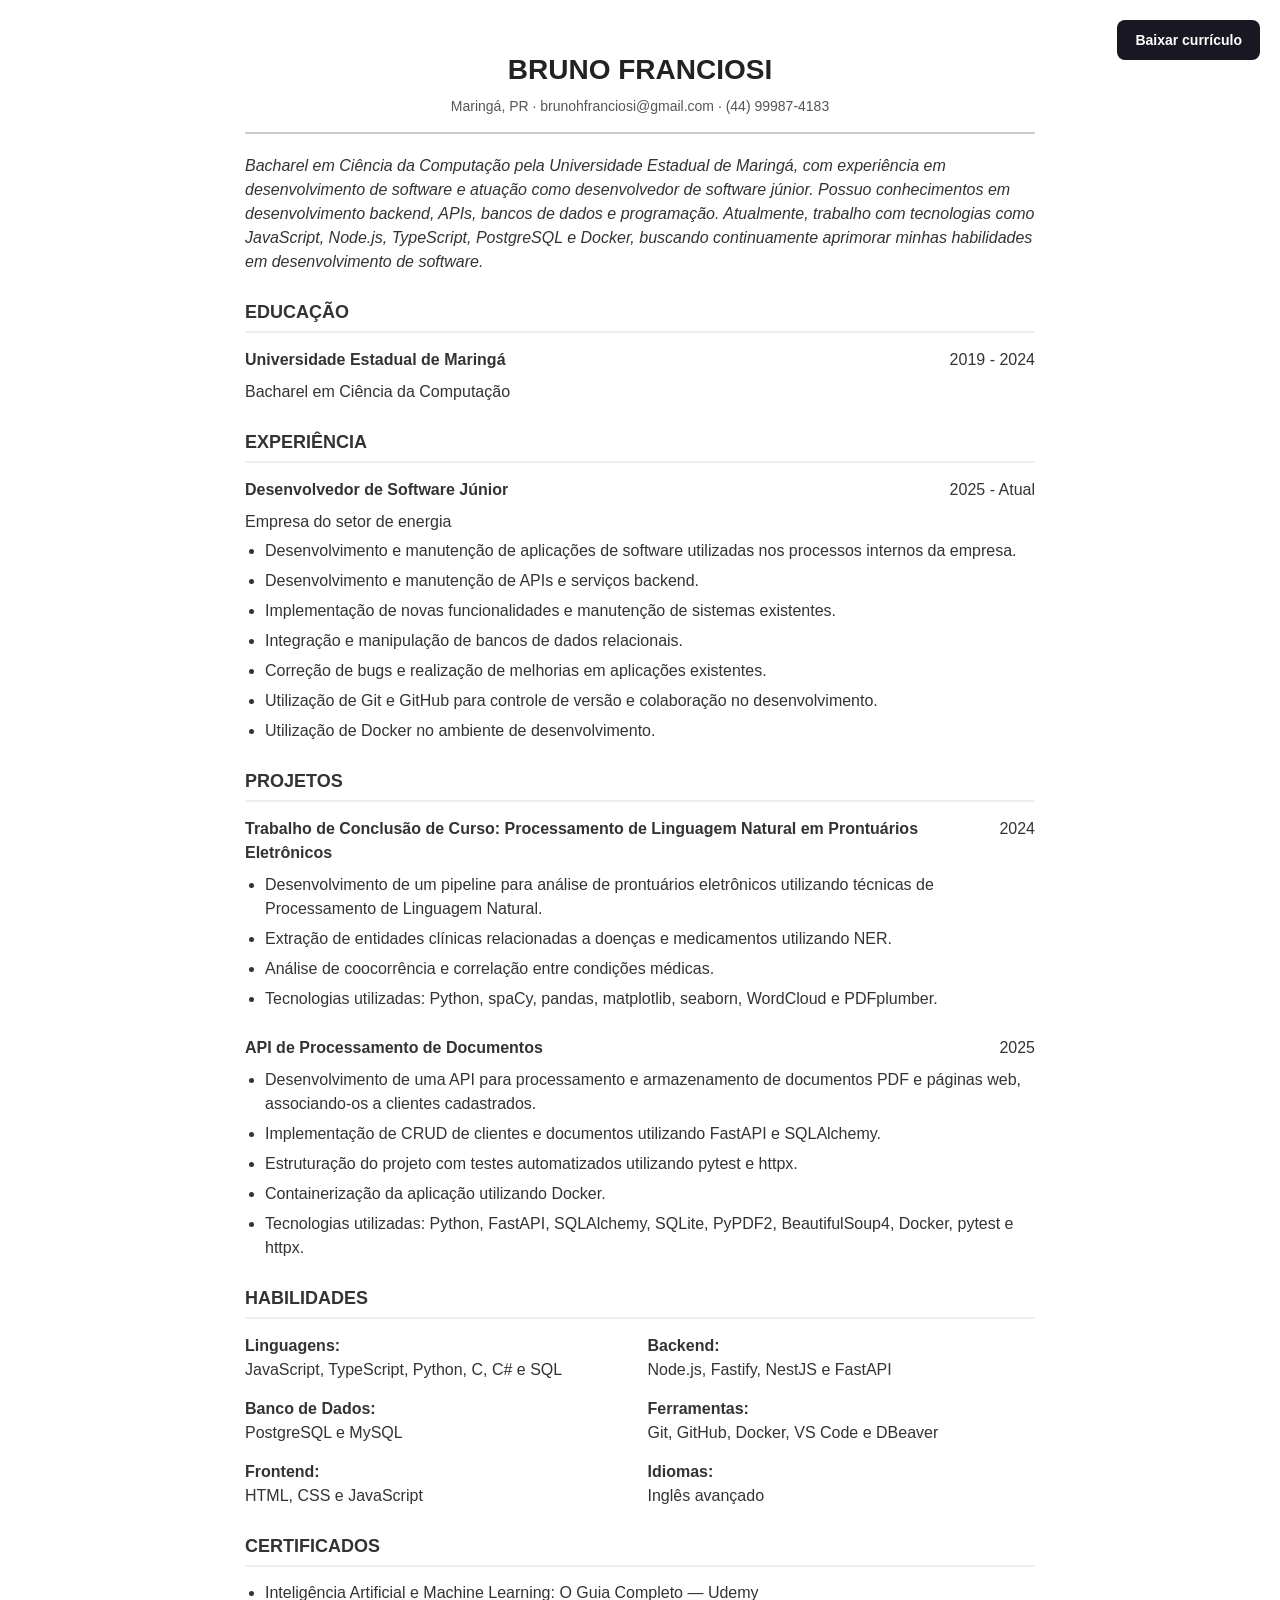
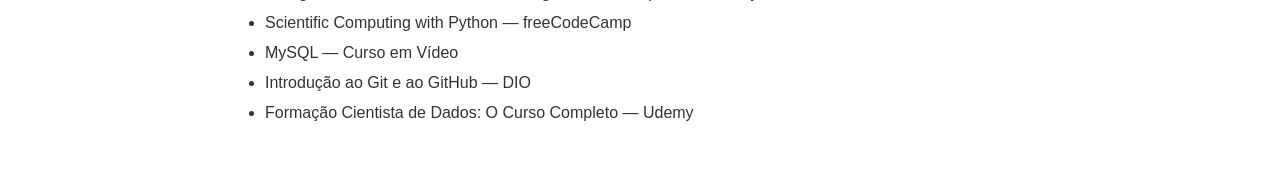
<file: curriculo.html>
<!DOCTYPE html>
<html lang="pt-BR">
<head>
    <meta charset="UTF-8">
    <meta name="viewport" content="width=device-width, initial-scale=1.0">
    <title>Currículo - Bruno Franciosi</title>
    <style>
        * {
            box-sizing: border-box;
        }
        body {
            font-family: Arial, sans-serif;
            line-height: 1.5;
            max-width: 850px;
            margin: 0 auto;
            padding: 30px;
            color: #333;
            background: #fff;
        }
        .header {
            text-align: center;
            border-bottom: 2px solid #ccc;
            padding-bottom: 15px;
            margin-bottom: 20px;
        }
        h1 {
            font-size: 28px;
            margin-bottom: 5px;
            color: #222;
        }
        .contact-info {
            font-size: 14px;
            color: #555;
        }
        h2 {
            font-size: 18px;
            border-bottom: 2px solid #eee;
            padding-bottom: 5px;
            margin-top: 25px;
            color: #333;
        }
        .section {
            margin-bottom: 20px;
        }
        .job-title,
        .education-title {
            font-weight: bold;
        }
        .job-details,
        .education-details {
            display: flex;
            justify-content: space-between;
            gap: 20px;
            margin-bottom: 8px;
        }
        ul {
            margin-top: 5px;
            padding-left: 20px;
        }
        li {
            margin-bottom: 6px;
        }

        .skills-grid {
            display: grid;
            grid-template-columns: 1fr 1fr;
            gap: 15px;
        }

        .skill-category {
            font-weight: bold;
        }

        .summary {
            margin-bottom: 25px;
            font-style: italic;
        }

        .project {
            margin-bottom: 25px;
        }

        .project:last-child {
            margin-bottom: 0;
        }

        .download-button {
            position: fixed;
            top: 20px;
            right: 20px;

            background-color: #181722;
            color: white;

            border: none;
            border-radius: 8px;

            padding: 12px 18px;

            font-size: 14px;
            font-weight: bold;

            cursor: pointer;
        }

        .download-button:hover {
            background-color: #393F4A;
        }

        @media screen and (max-width: 600px) {
            body {
                padding: 20px;
            }

            .job-details,
            .education-details {
                flex-direction: column;
                gap: 2px;
            }

            .skills-grid {
                grid-template-columns: 1fr;
            }

            .download-button {
                position: static;
                display: block;
                margin: 0 auto 25px;
            }
        }

        @media print {
            body {
                max-width: none;
                padding: 0;
            }

            .download-button {
                display: none;
            }
        }
    </style>
</head>

<body>
    <button class="download-button" onclick="window.print()">
        Baixar currículo
    </button>

    <!-- CABEÇALHO -->

    <div class="header">
        <h1>BRUNO FRANCIOSI</h1>
        <div class="contact-info">
            Maringá, PR · brunohfranciosi@gmail.com · (44) 99987-4183
        </div>
    </div>

    <!-- RESUMO -->
    <div class="summary">
        Bacharel em Ciência da Computação pela Universidade Estadual de
        Maringá, com experiência em desenvolvimento de software e atuação
        como desenvolvedor de software júnior. Possuo conhecimentos em
        desenvolvimento backend, APIs, bancos de dados e programação.
        Atualmente, trabalho com tecnologias como JavaScript, Node.js,
        TypeScript, PostgreSQL e Docker, buscando continuamente aprimorar
        minhas habilidades em desenvolvimento de software.
    </div>

    <!-- EDUCAÇÃO -->

    <h2>EDUCAÇÃO</h2>
    <div class="section">
        <div class="education-details">
            <span class="education-title">
                Universidade Estadual de Maringá
            </span>
            <span>2019 - 2024</span>
        </div>
        <div>
            Bacharel em Ciência da Computação
        </div>
    </div>

    <!-- EXPERIÊNCIA -->

    <h2>EXPERIÊNCIA</h2>
    <div class="section">
        <div class="job-details">
            <span class="job-title">
                Desenvolvedor de Software Júnior
            </span>
            <span>2025 - Atual</span>
        </div>
        <div>
            Empresa do setor de energia
        </div>
        <ul>
            <li>
                Desenvolvimento e manutenção de aplicações de software
                utilizadas nos processos internos da empresa.
            </li>
            <li>
                Desenvolvimento e manutenção de APIs e serviços backend.
            </li>
            <li>
                Implementação de novas funcionalidades e manutenção de
                sistemas existentes.
            </li>
            <li>
                Integração e manipulação de bancos de dados relacionais.
            </li>
            <li>
                Correção de bugs e realização de melhorias em aplicações
                existentes.
            </li>
            <li>
                Utilização de Git e GitHub para controle de versão e
                colaboração no desenvolvimento.
            </li>
            <li>
                Utilização de Docker no ambiente de desenvolvimento.
            </li>
        </ul>
    </div>

    <!-- PROJETOS -->

    <h2>PROJETOS</h2>
    <div class="section">

        <!-- TCC -->

        <div class="project">
            <div class="job-details">
                <span class="job-title">
                    Trabalho de Conclusão de Curso:
                    Processamento de Linguagem Natural em
                    Prontuários Eletrônicos
                </span>
                <span>2024</span>
            </div>
            <ul>
                <li>
                    Desenvolvimento de um pipeline para análise de
                    prontuários eletrônicos utilizando técnicas de
                    Processamento de Linguagem Natural.
                </li>
                <li>
                    Extração de entidades clínicas relacionadas a
                    doenças e medicamentos utilizando NER.
                </li>
                <li>
                    Análise de coocorrência e correlação entre
                    condições médicas.
                </li>
                <li>
                    Tecnologias utilizadas: Python, spaCy, pandas,
                    matplotlib, seaborn, WordCloud e PDFplumber.
                </li>
            </ul>
        </div>

        <!-- PROCESSAMENTO DE DOCUMENTOS -->

        <div class="project">
            <div class="job-details">
                <span class="job-title">
                    API de Processamento de Documentos
                </span>
                <span>2025</span>
            </div>
            <ul>
                <li>
                    Desenvolvimento de uma API para processamento e
                    armazenamento de documentos PDF e páginas web,
                    associando-os a clientes cadastrados.
                </li>
                <li>
                    Implementação de CRUD de clientes e documentos
                    utilizando FastAPI e SQLAlchemy.
                </li>
                <li>
                    Estruturação do projeto com testes automatizados
                    utilizando pytest e httpx.
                </li>
                <li>
                    Containerização da aplicação utilizando Docker.
                </li>
                <li>
                    Tecnologias utilizadas: Python, FastAPI,
                    SQLAlchemy, SQLite, PyPDF2, BeautifulSoup4,
                    Docker, pytest e httpx.
                </li>
            </ul>
        </div>
    </div>

    <!-- HABILIDADES -->

    <h2>HABILIDADES</h2>
    <div class="section skills-grid">
        <div>
            <div class="skill-category">
                Linguagens:
            </div>
            JavaScript, TypeScript, Python, C, C# e SQL
        </div>
        <div>
            <div class="skill-category">
                Backend:
            </div>
            Node.js, Fastify, NestJS e FastAPI
        </div>
        <div>
            <div class="skill-category">
                Banco de Dados:
            </div>
            PostgreSQL e MySQL
        </div>
        <div>
            <div class="skill-category">
                Ferramentas:
            </div>
            Git, GitHub, Docker, VS Code e DBeaver
        </div>
        <div>
            <div class="skill-category">
                Frontend:
            </div>
            HTML, CSS e JavaScript
        </div>
        <div>
            <div class="skill-category">
                Idiomas:
            </div>
            Inglês avançado
        </div>
    </div>

    <!-- CERTIFICADOS -->

    <h2>CERTIFICADOS</h2>
    <div class="section">
        <ul>
            <li>
                Inteligência Artificial e Machine Learning:
                O Guia Completo — Udemy
            </li>
            <li>
                Scientific Computing with Python — freeCodeCamp
            </li>
            <li>
                MySQL — Curso em Vídeo
            </li>
            <li>
                Introdução ao Git e ao GitHub — DIO
            </li>
            <li>
                Formação Cientista de Dados: O Curso Completo — Udemy
            </li>
        </ul>
    </div>
</body>
</html>
</file>
